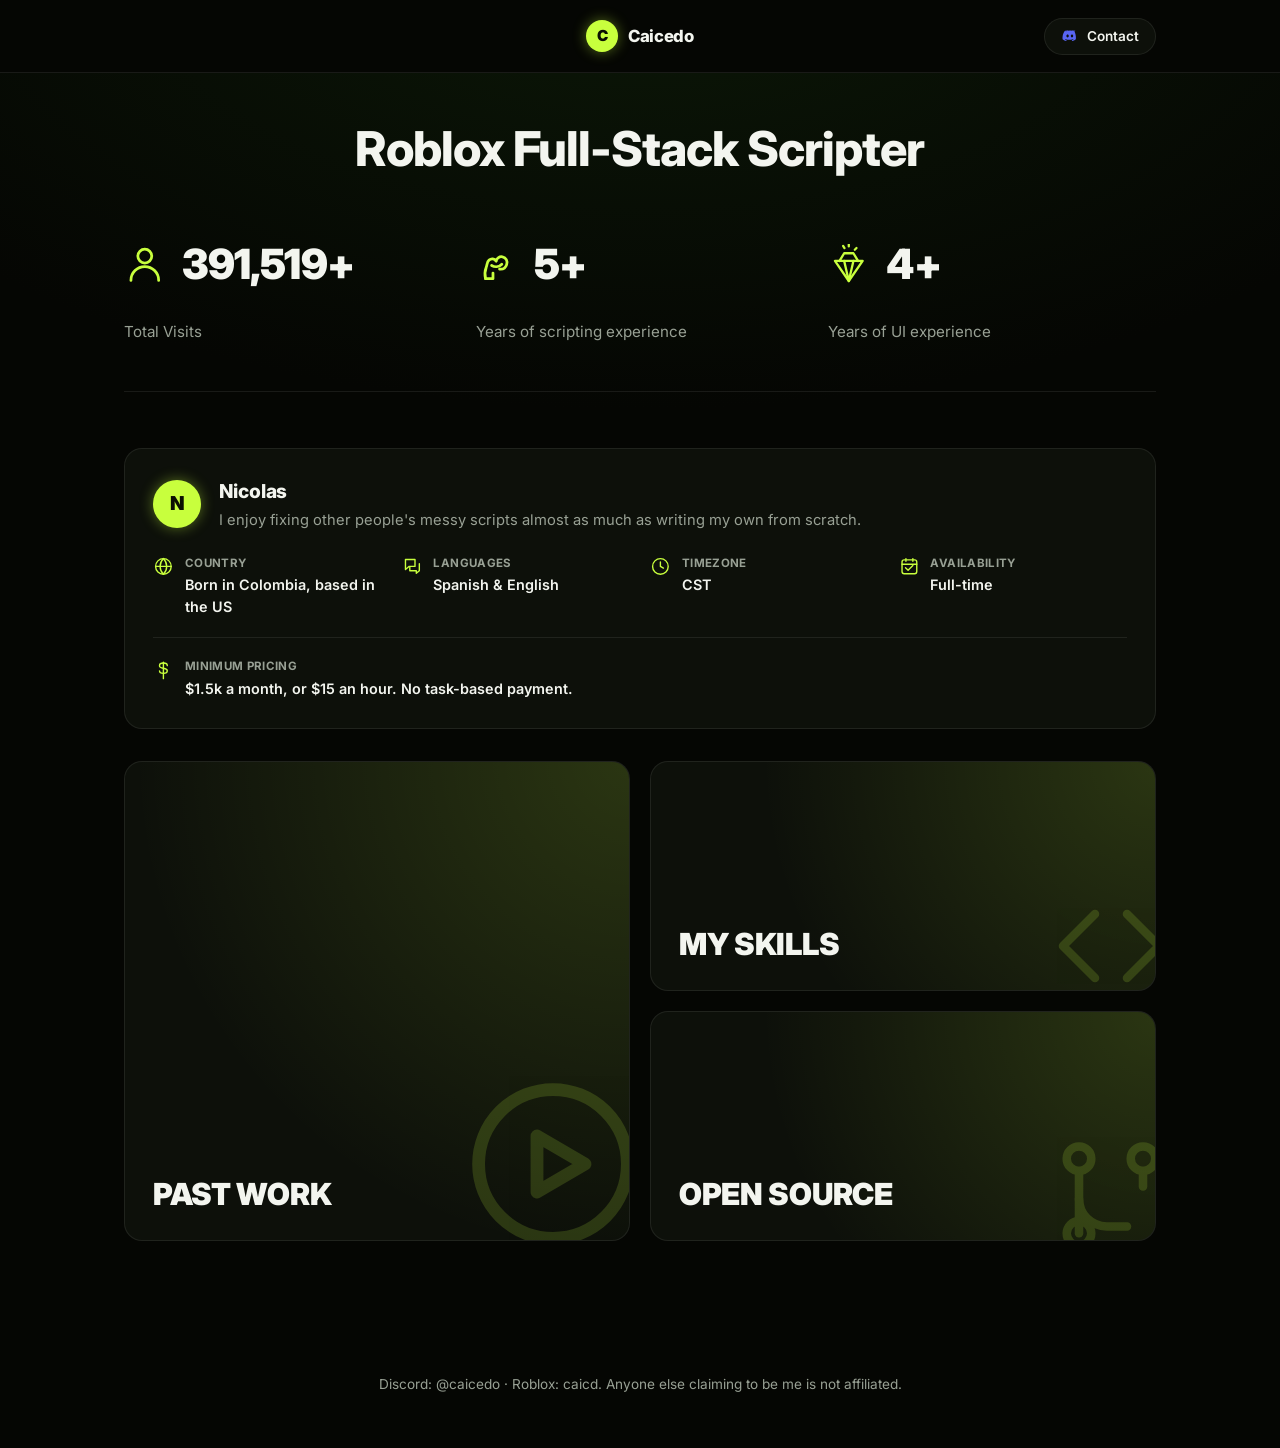
<file: index.html>
<!DOCTYPE html>
<html lang="en">
<head>
<meta charset="UTF-8" />
<meta name="viewport" content="width=device-width, initial-scale=1.0" />
<title>Caicedo, Full-Stack Roblox Systems Engineer</title>
<meta name="description" content="Portfolio of a Full-Stack Roblox Systems Engineer, with scripting, UI/UX, and open-source roblox-ts systems." />
<link rel="preconnect" href="https://fonts.googleapis.com" />
<link rel="preconnect" href="https://fonts.gstatic.com" crossorigin />
<link href="https://fonts.googleapis.com/css2?family=Inter:wght@400;600;700;800;900&display=swap" rel="stylesheet" />
<link rel="stylesheet" href="css/style.css" />
</head>
<body>
<header class="topbar-wrap">
<div class="topbar">
	<span></span>
	<a href="index.html" class="topbar-brand">
		<span class="topbar-logo" aria-hidden="true">C</span>
		<span class="topbar-name">Caicedo</span>
	</a>
	<button class="discord-btn" data-discord="@caicedo" type="button">
		<svg viewBox="0 0 24 24" fill="currentColor" aria-hidden="true">
			<path d="M20 5.5c-1.4-.7-2.9-1.1-4.5-1.4l-.2.4c1.4.4 2.7 1 3.9 1.8-3.9-1.9-9.5-1.9-13.4 0 1.2-.8 2.5-1.4 3.9-1.8l-.2-.4C7.9 4.4 6.4 4.8 5 5.5 2.5 9.3 1.8 13 2.1 16.6c1.7 1.3 3.4 2 5 2.5l.6-1c-.9-.3-1.8-.8-2.6-1.3.2-.2.4-.3.7-.5 3.5 1.6 7.3 1.6 10.8 0 .2.2.4.3.7.5-.8.5-1.7 1-2.6 1.3l.6 1c1.6-.5 3.3-1.2 5-2.5.4-4.2-.6-7.9-2.3-11.1zM9 14.2c-.9 0-1.6-.9-1.6-1.9 0-1.1.7-1.9 1.6-1.9s1.6.9 1.6 1.9c0 1-.7 1.9-1.6 1.9zm6 0c-.9 0-1.6-.9-1.6-1.9 0-1.1.7-1.9 1.6-1.9s1.6.9 1.6 1.9c0 1-.7 1.9-1.6 1.9z" />
		</svg>
		<span>Contact</span>
		<span class="toast" role="status"></span>
	</button>
</div>
</header>

<main>
	<h1 class="hero-title">Roblox Full-Stack Scripter</h1>

	<section class="stats-row" aria-label="Stats">
		<div class="stat-box">
			<div class="stat-top">
				<span class="stat-icon" aria-hidden="true">
					<svg viewBox="0 0 24 24" fill="none" stroke="currentColor" stroke-width="1.6" stroke-linecap="round" stroke-linejoin="round">
						<circle cx="12" cy="7" r="4"></circle>
						<path d="M4 21c0-4.4 3.6-8 8-8s8 3.6 8 8"></path>
					</svg>
				</span>
				<span class="stat-number" data-target="400000" data-suffix="+">0+</span>
			</div>
			<p class="stat-subtitle">Total Visits</p>
		</div>

		<div class="stat-box">
			<div class="stat-top">
				<span class="stat-icon" aria-hidden="true">
					<svg viewBox="0 0 24 24" fill="none" stroke="currentColor" stroke-width="1.6" stroke-linecap="round" stroke-linejoin="round">
						<path d="M5.5 20c-.6-2.7-.4-4.6.4-6.6.6-1.6.4-3.1 1.6-4.1 1.3-1.1 3.2-.9 4.1.5"></path>
						<path d="M11.6 9.8c.4-1.7 2-2.8 3.7-2.4 2 .4 3.1 2.5 2.4 4.5-.6 1.8-2.3 2.8-4.1 2.6"></path>
						<path d="M9 12.4c1.7 1 4.2 1 5.9-.7"></path>
						<path d="M5.5 20h4.3v-3.2"></path>
					</svg>
				</span>
				<span class="stat-number" data-target="5" data-suffix="+">0+</span>
			</div>
			<p class="stat-subtitle">Years of scripting experience</p>
		</div>

		<div class="stat-box">
			<div class="stat-top">
				<span class="stat-icon" aria-hidden="true">
					<svg viewBox="0 0 24 27" fill="none" stroke="currentColor" stroke-width="1.5" stroke-linecap="round" stroke-linejoin="round">
						<path d="M6 11l3-5h6l3 5"></path>
						<path d="M3 11h18l-9 13z"></path>
						<path d="M9 11l3 13 3-13"></path>
						<path d="M12 0v1.6"></path>
						<path d="M8.3 1.2l.9 1.4"></path>
						<path d="M17 2.6l-1.1 1.1"></path>
					</svg>
				</span>
				<span class="stat-number" data-target="4" data-suffix="+">0+</span>
			</div>
			<p class="stat-subtitle">Years of UI experience</p>
		</div>
	</section>

	<section class="profile-card" aria-label="Profile">
		<div class="profile-top">
			<div class="profile-avatar" aria-hidden="true">N</div>
			<div class="profile-intro">
				<h2 class="profile-name">Nicolas</h2>
				<p class="profile-tagline">I enjoy fixing other people's messy scripts almost as much as writing my own from scratch.</p>
			</div>
		</div>

		<div class="profile-grid">
			<div class="profile-item">
				<span class="profile-icon" aria-hidden="true">
					<svg viewBox="0 0 24 24" fill="none" stroke="currentColor" stroke-width="1.6" stroke-linecap="round" stroke-linejoin="round">
						<circle cx="12" cy="12" r="9"></circle>
						<path d="M3 12h18"></path>
						<path d="M12 3c2.5 2.6 3.8 5.7 3.8 9s-1.3 6.4-3.8 9c-2.5-2.6-3.8-5.7-3.8-9s1.3-6.4 3.8-9z"></path>
					</svg>
				</span>
				<div>
					<p class="profile-label">Country</p>
					<p class="profile-value">Born in Colombia, based in the US</p>
				</div>
			</div>

			<div class="profile-item">
				<span class="profile-icon" aria-hidden="true">
					<svg viewBox="0 0 24 24" fill="none" stroke="currentColor" stroke-width="1.6" stroke-linecap="round" stroke-linejoin="round">
						<path d="M4 4h11v8H8l-4 3.5V4z"></path>
						<path d="M20 9v8l-3.5 3v-3H9v-4"></path>
					</svg>
				</span>
				<div>
					<p class="profile-label">Languages</p>
					<p class="profile-value">Spanish &amp; English</p>
				</div>
			</div>

			<div class="profile-item">
				<span class="profile-icon" aria-hidden="true">
					<svg viewBox="0 0 24 24" fill="none" stroke="currentColor" stroke-width="1.6" stroke-linecap="round" stroke-linejoin="round">
						<circle cx="12" cy="12" r="9"></circle>
						<path d="M12 7v5l3.5 2"></path>
					</svg>
				</span>
				<div>
					<p class="profile-label">Timezone</p>
					<p class="profile-value">CST</p>
				</div>
			</div>

			<div class="profile-item">
				<span class="profile-icon" aria-hidden="true">
					<svg viewBox="0 0 24 24" fill="none" stroke="currentColor" stroke-width="1.6" stroke-linecap="round" stroke-linejoin="round">
						<rect x="3.5" y="4.5" width="17" height="16" rx="2.5"></rect>
						<path d="M3.5 9.5h17"></path>
						<path d="M8 3v3M16 3v3"></path>
						<path d="M7.5 13.5l3 3 5.5-5.5"></path>
					</svg>
				</span>
				<div>
					<p class="profile-label">Availability</p>
					<p class="profile-value">Full-time</p>
				</div>
			</div>

			<div class="profile-item profile-item-wide">
				<span class="profile-icon" aria-hidden="true">
					<svg viewBox="0 0 24 24" fill="none" stroke="currentColor" stroke-width="1.6" stroke-linecap="round" stroke-linejoin="round">
						<path d="M12 2.5v19"></path>
						<path d="M16.5 6.5c0-1.7-2-3-4.5-3s-4.5 1.3-4.5 3 2 2.6 4.5 3 4.5 1.3 4.5 3-2 3-4.5 3-4.5-1.3-4.5-3"></path>
					</svg>
				</span>
				<div>
					<p class="profile-label">Minimum pricing</p>
					<p class="profile-value">$1.5k a month, or $15 an hour. No task-based payment.</p>
				</div>
			</div>
		</div>
	</section>

	<section class="bento" aria-label="Sections">
		<a href="past-work.html" class="bento-cell bento-left">
			<span class="bento-icon" aria-hidden="true">
				<svg viewBox="0 0 24 24" fill="none" stroke="currentColor" stroke-width="1.6" stroke-linecap="round" stroke-linejoin="round">
					<circle cx="12" cy="12" r="9.3"></circle>
					<path d="M10 8.5l6 3.5-6 3.5v-7z"></path>
				</svg>
			</span>
			<span class="bento-body"><span class="bento-title">Past Work</span></span>
		</a>
		<a href="skills.html" class="bento-cell bento-top-right">
			<span class="bento-icon" aria-hidden="true">
				<svg viewBox="0 0 24 24" fill="none" stroke="currentColor" stroke-width="1.6" stroke-linecap="round" stroke-linejoin="round">
					<path d="M9 6L3 12l6 6"></path>
					<path d="M15 6l6 6-6 6"></path>
				</svg>
			</span>
			<span class="bento-body"><span class="bento-title">My Skills</span></span>
		</a>
		<a href="open-source.html" class="bento-cell bento-bottom-right">
			<span class="bento-icon" aria-hidden="true">
				<svg viewBox="0 0 24 24" fill="none" stroke="currentColor" stroke-width="1.6" stroke-linecap="round" stroke-linejoin="round">
					<circle cx="6" cy="5" r="2.3"></circle>
					<circle cx="6" cy="19" r="2.3"></circle>
					<circle cx="18" cy="5" r="2.3"></circle>
					<path d="M6 7.3V19"></path>
					<path d="M6 12.5c0 2.9 2.3 5.2 5.2 5.2H15"></path>
					<path d="M18 7.3v2.9"></path>
				</svg>
			</span>
			<span class="bento-body"><span class="bento-title">Open Source</span></span>
		</a>
	</section>
</main>

<footer class="site-footer">
	<p>Discord: @caicedo · Roblox: caicd. Anyone else claiming to be me is not affiliated.</p>
</footer>

<script src="js/main.js"></script>
</body>
</html>
</file>
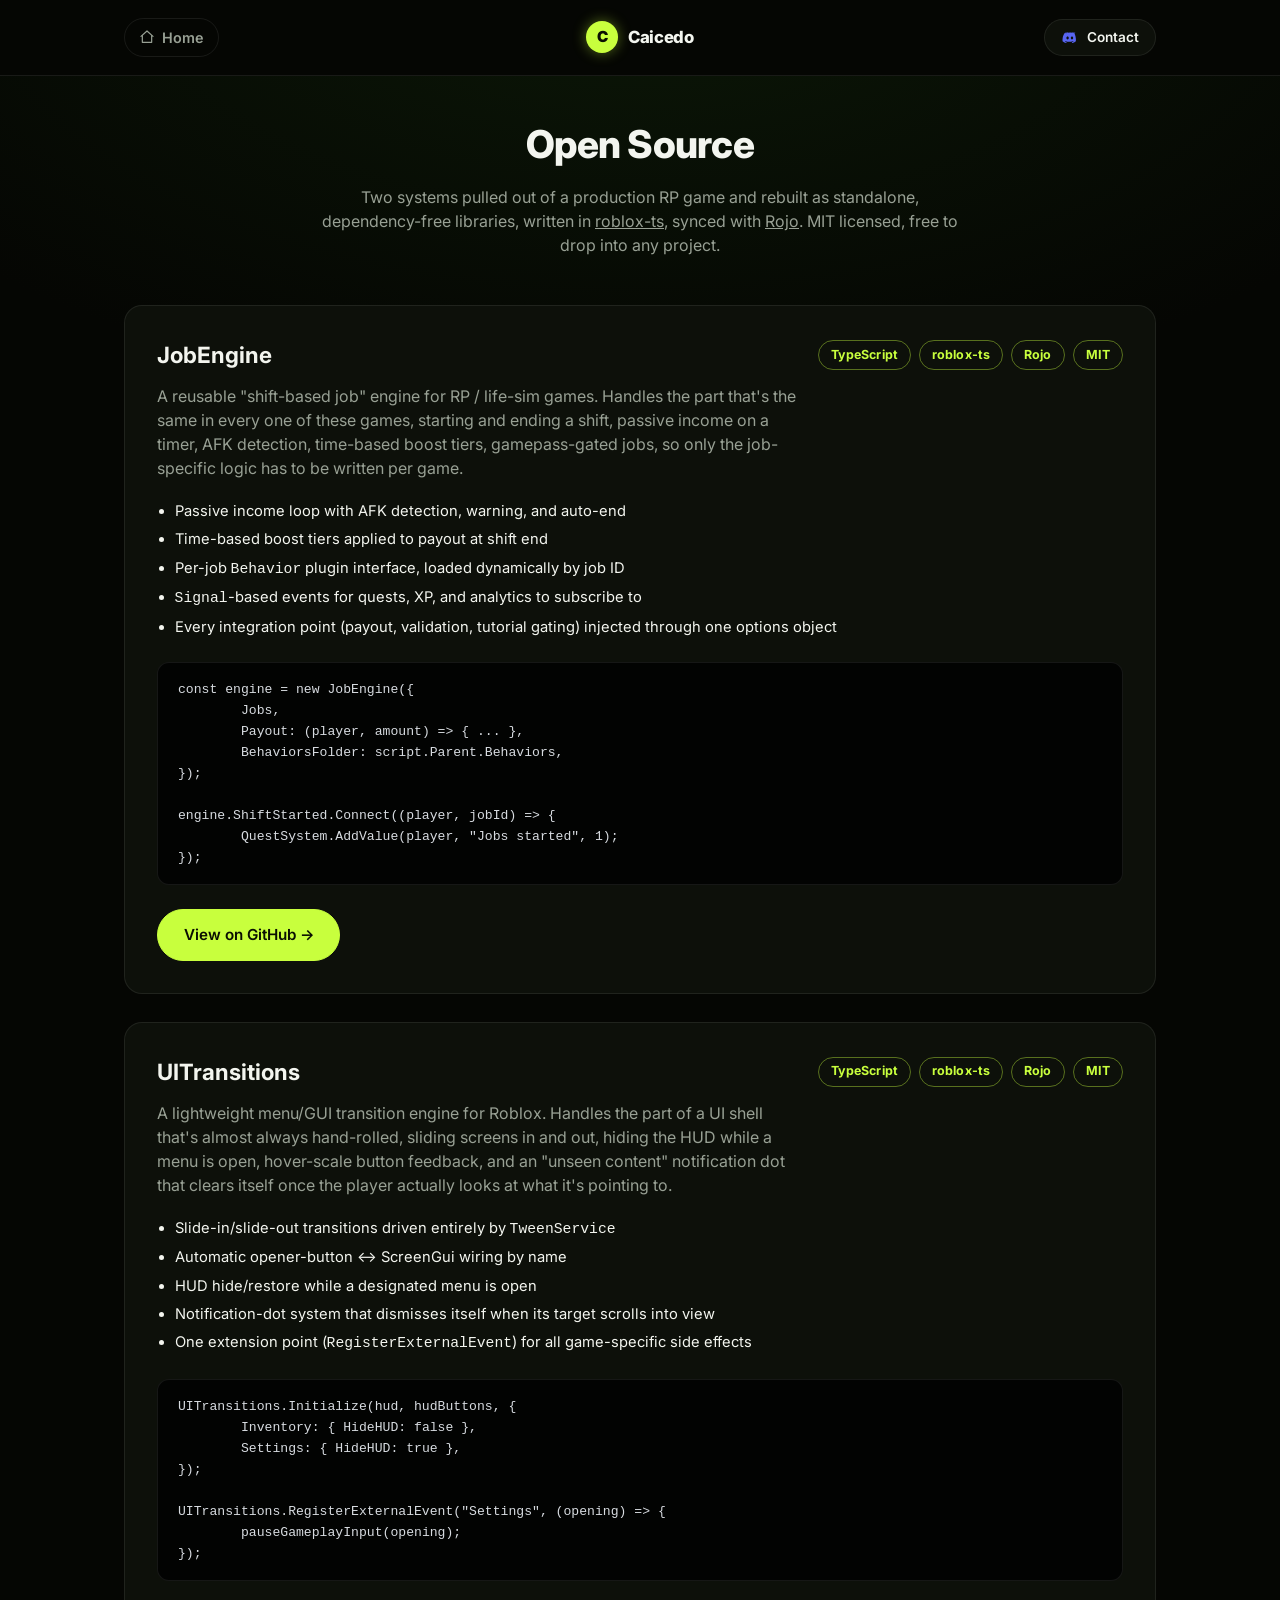
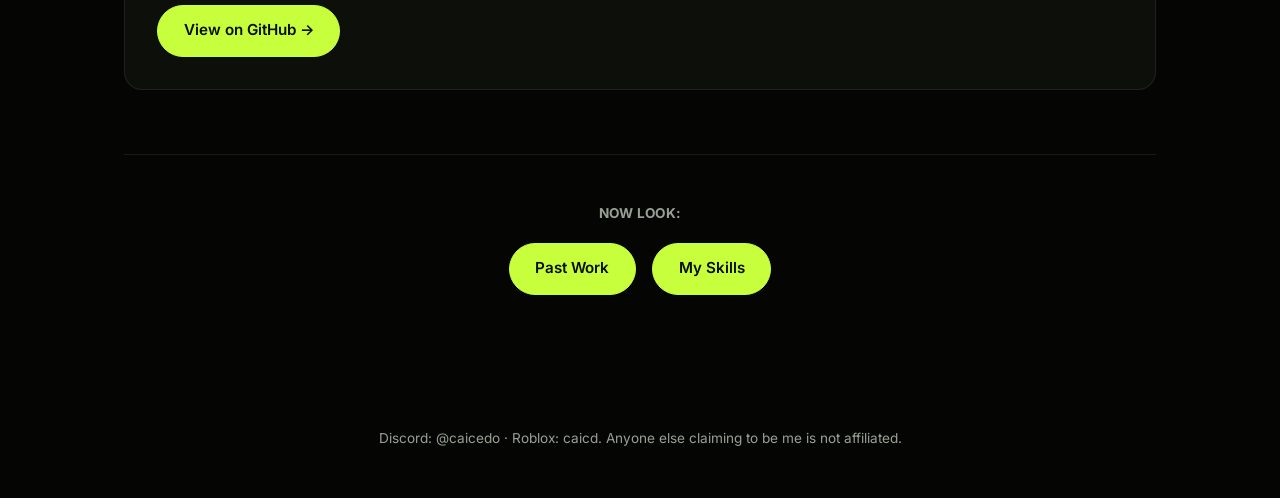
<file: open-source.html>
<!DOCTYPE html>
<html lang="en">
<head>
<meta charset="UTF-8" />
<meta name="viewport" content="width=device-width, initial-scale=1.0" />
<title>Open Source, Caicedo</title>
<meta name="description" content="Standalone TypeScript/Rojo systems extracted from production Roblox games, open-sourced on GitHub." />
<link rel="preconnect" href="https://fonts.googleapis.com" />
<link rel="preconnect" href="https://fonts.gstatic.com" crossorigin />
<link href="https://fonts.googleapis.com/css2?family=Inter:wght@400;600;700;800;900&display=swap" rel="stylesheet" />
<link rel="stylesheet" href="css/style.css" />
</head>
<body>
<header class="topbar-wrap">
<div class="topbar">
	<a href="index.html" class="topbar-home">
		<svg viewBox="0 0 24 24" fill="none" stroke="currentColor" stroke-width="1.8" stroke-linecap="round" stroke-linejoin="round">
			<path d="M3 11l9-8 9 8"></path>
			<path d="M5 10v10h14V10"></path>
		</svg>
		<span>Home</span>
	</a>
	<a href="index.html" class="topbar-brand">
		<span class="topbar-logo" aria-hidden="true">C</span>
		<span class="topbar-name">Caicedo</span>
	</a>
	<button class="discord-btn" data-discord="@caicedo" type="button">
		<svg viewBox="0 0 24 24" fill="currentColor" aria-hidden="true">
			<path d="M20 5.5c-1.4-.7-2.9-1.1-4.5-1.4l-.2.4c1.4.4 2.7 1 3.9 1.8-3.9-1.9-9.5-1.9-13.4 0 1.2-.8 2.5-1.4 3.9-1.8l-.2-.4C7.9 4.4 6.4 4.8 5 5.5 2.5 9.3 1.8 13 2.1 16.6c1.7 1.3 3.4 2 5 2.5l.6-1c-.9-.3-1.8-.8-2.6-1.3.2-.2.4-.3.7-.5 3.5 1.6 7.3 1.6 10.8 0 .2.2.4.3.7.5-.8.5-1.7 1-2.6 1.3l.6 1c1.6-.5 3.3-1.2 5-2.5.4-4.2-.6-7.9-2.3-11.1zM9 14.2c-.9 0-1.6-.9-1.6-1.9 0-1.1.7-1.9 1.6-1.9s1.6.9 1.6 1.9c0 1-.7 1.9-1.6 1.9zm6 0c-.9 0-1.6-.9-1.6-1.9 0-1.1.7-1.9 1.6-1.9s1.6.9 1.6 1.9c0 1-.7 1.9-1.6 1.9z" />
		</svg>
		<span>Contact</span>
		<span class="toast" role="status"></span>
	</button>
</div>
</header>

<main>
	<h1 class="page-title">Open Source</h1>
	<p class="page-intro">
		Two systems pulled out of a production RP game and rebuilt as standalone, dependency-free
		libraries, written in <a href="https://roblox-ts.com/" target="_blank" rel="noopener">roblox-ts</a>,
		synced with <a href="https://rojo.space/" target="_blank" rel="noopener">Rojo</a>. MIT licensed, free to drop into any project.
	</p>

	<article class="project-card">
		<div class="project-body">
			<div class="project-head">
				<h2>JobEngine</h2>
				<div class="project-tags">
					<span class="tag">TypeScript</span>
					<span class="tag">roblox-ts</span>
					<span class="tag">Rojo</span>
					<span class="tag">MIT</span>
				</div>
			</div>
			<p class="project-desc">
				A reusable "shift-based job" engine for RP / life-sim games. Handles the part that's the same
				in every one of these games, starting and ending a shift, passive income on a timer, AFK
				detection, time-based boost tiers, gamepass-gated jobs, so only the job-specific logic has to
				be written per game.
			</p>
			<ul>
				<li>Passive income loop with AFK detection, warning, and auto-end</li>
				<li>Time-based boost tiers applied to payout at shift end</li>
				<li>Per-job <code>Behavior</code> plugin interface, loaded dynamically by job ID</li>
				<li><code>Signal</code>-based events for quests, XP, and analytics to subscribe to</li>
				<li>Every integration point (payout, validation, tutorial gating) injected through one options object</li>
			</ul>
			<div class="code-preview">
<pre>const engine = new JobEngine({
	Jobs,
	Payout: (player, amount) => { ... },
	BehaviorsFolder: script.Parent.Behaviors,
});

engine.ShiftStarted.Connect((player, jobId) => {
	QuestSystem.AddValue(player, "Jobs started", 1);
});</pre>
			</div>
			<a class="btn btn-accent" href="https://github.com/caicdo/job-engine" target="_blank" rel="noopener">View on GitHub →</a>
		</div>
	</article>

	<article class="project-card">
		<div class="project-body">
			<div class="project-head">
				<h2>UITransitions</h2>
				<div class="project-tags">
					<span class="tag">TypeScript</span>
					<span class="tag">roblox-ts</span>
					<span class="tag">Rojo</span>
					<span class="tag">MIT</span>
				</div>
			</div>
			<p class="project-desc">
				A lightweight menu/GUI transition engine for Roblox. Handles the part of a UI shell that's
				almost always hand-rolled, sliding screens in and out, hiding the HUD while a menu is open,
				hover-scale button feedback, and an "unseen content" notification dot that clears itself once
				the player actually looks at what it's pointing to.
			</p>
			<ul>
				<li>Slide-in/slide-out transitions driven entirely by <code>TweenService</code></li>
				<li>Automatic opener-button ↔ ScreenGui wiring by name</li>
				<li>HUD hide/restore while a designated menu is open</li>
				<li>Notification-dot system that dismisses itself when its target scrolls into view</li>
				<li>One extension point (<code>RegisterExternalEvent</code>) for all game-specific side effects</li>
			</ul>
			<div class="code-preview">
<pre>UITransitions.Initialize(hud, hudButtons, {
	Inventory: { HideHUD: false },
	Settings: { HideHUD: true },
});

UITransitions.RegisterExternalEvent("Settings", (opening) => {
	pauseGameplayInput(opening);
});</pre>
			</div>
			<a class="btn btn-accent" href="https://github.com/caicdo/ui-transitions" target="_blank" rel="noopener">View on GitHub →</a>
		</div>
	</article>

	<section class="now-look">
		<p>Now look:</p>
		<div class="btn-row">
			<a class="btn btn-accent" href="past-work.html">Past Work</a>
			<a class="btn btn-accent" href="skills.html">My Skills</a>
		</div>
	</section>
</main>

<footer class="site-footer">
	<p>Discord: @caicedo · Roblox: caicd. Anyone else claiming to be me is not affiliated.</p>
</footer>

<script src="js/main.js"></script>
</body>
</html>
</file>
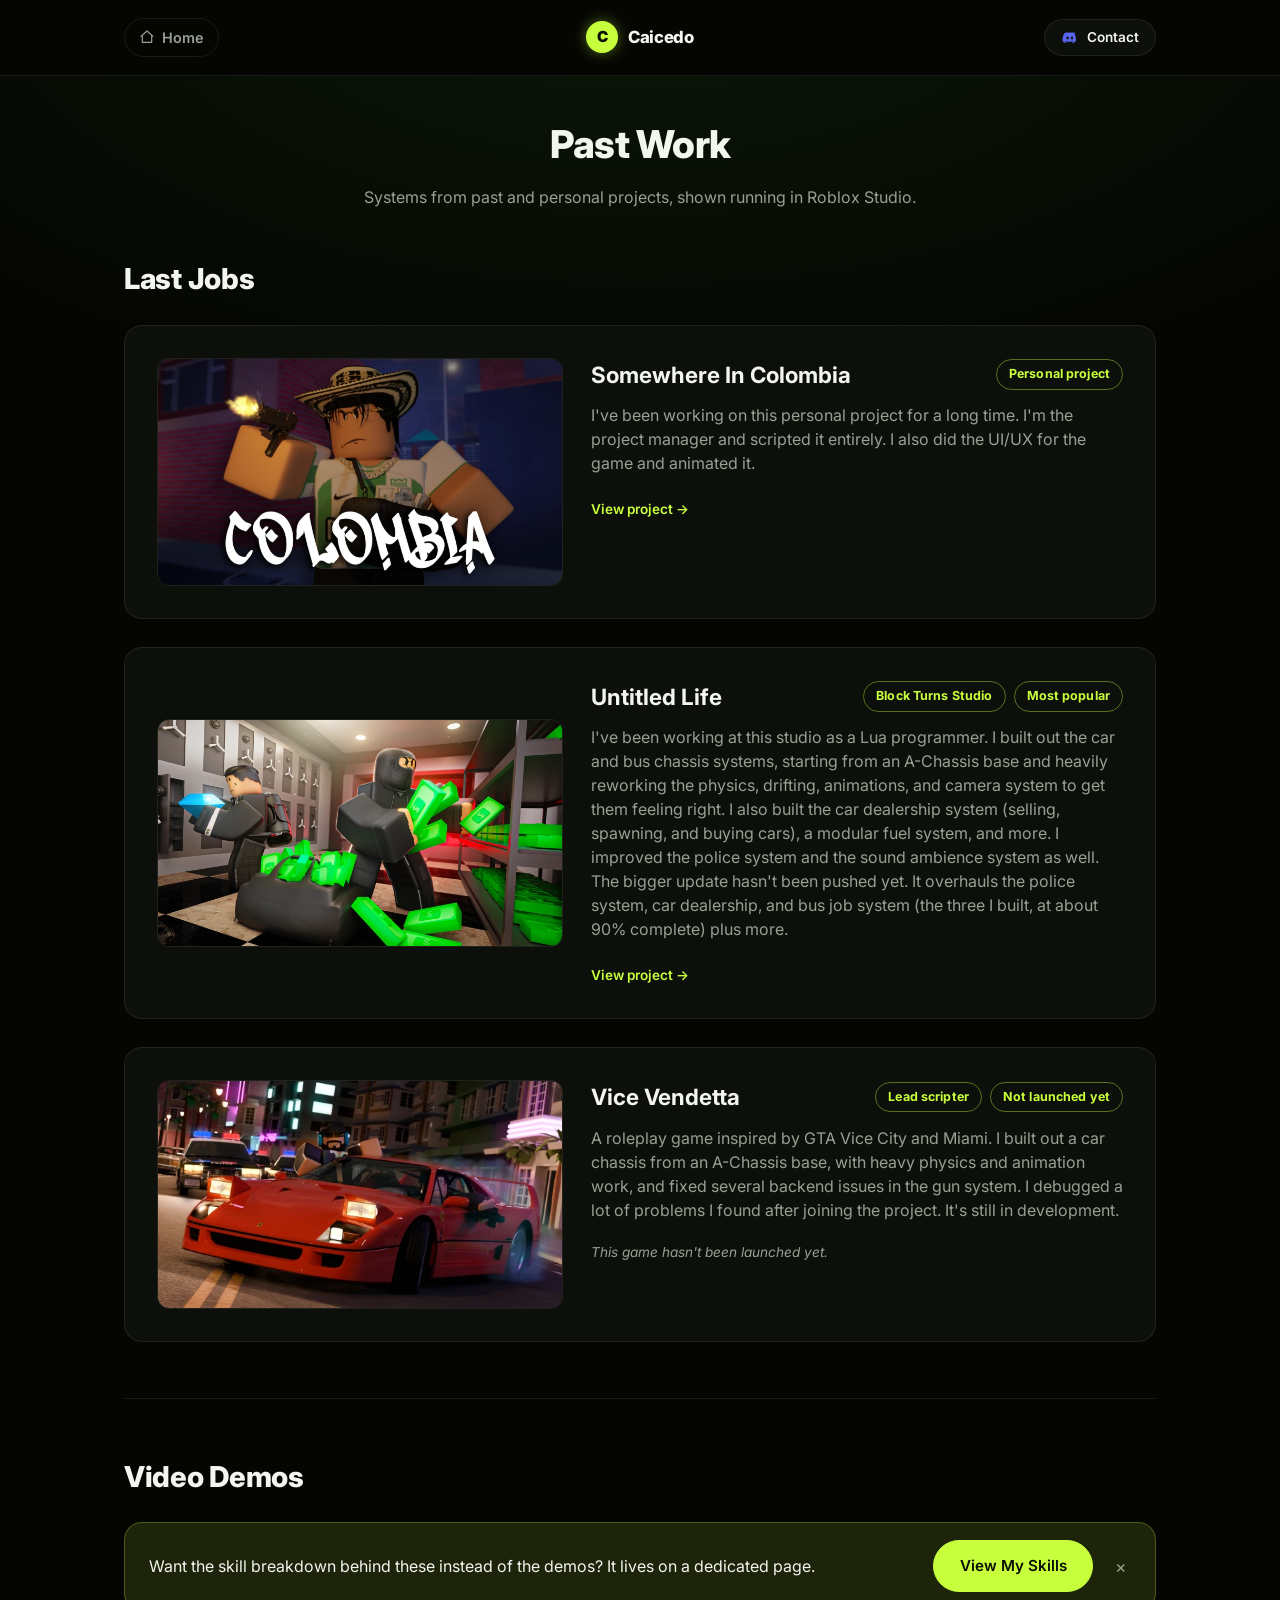
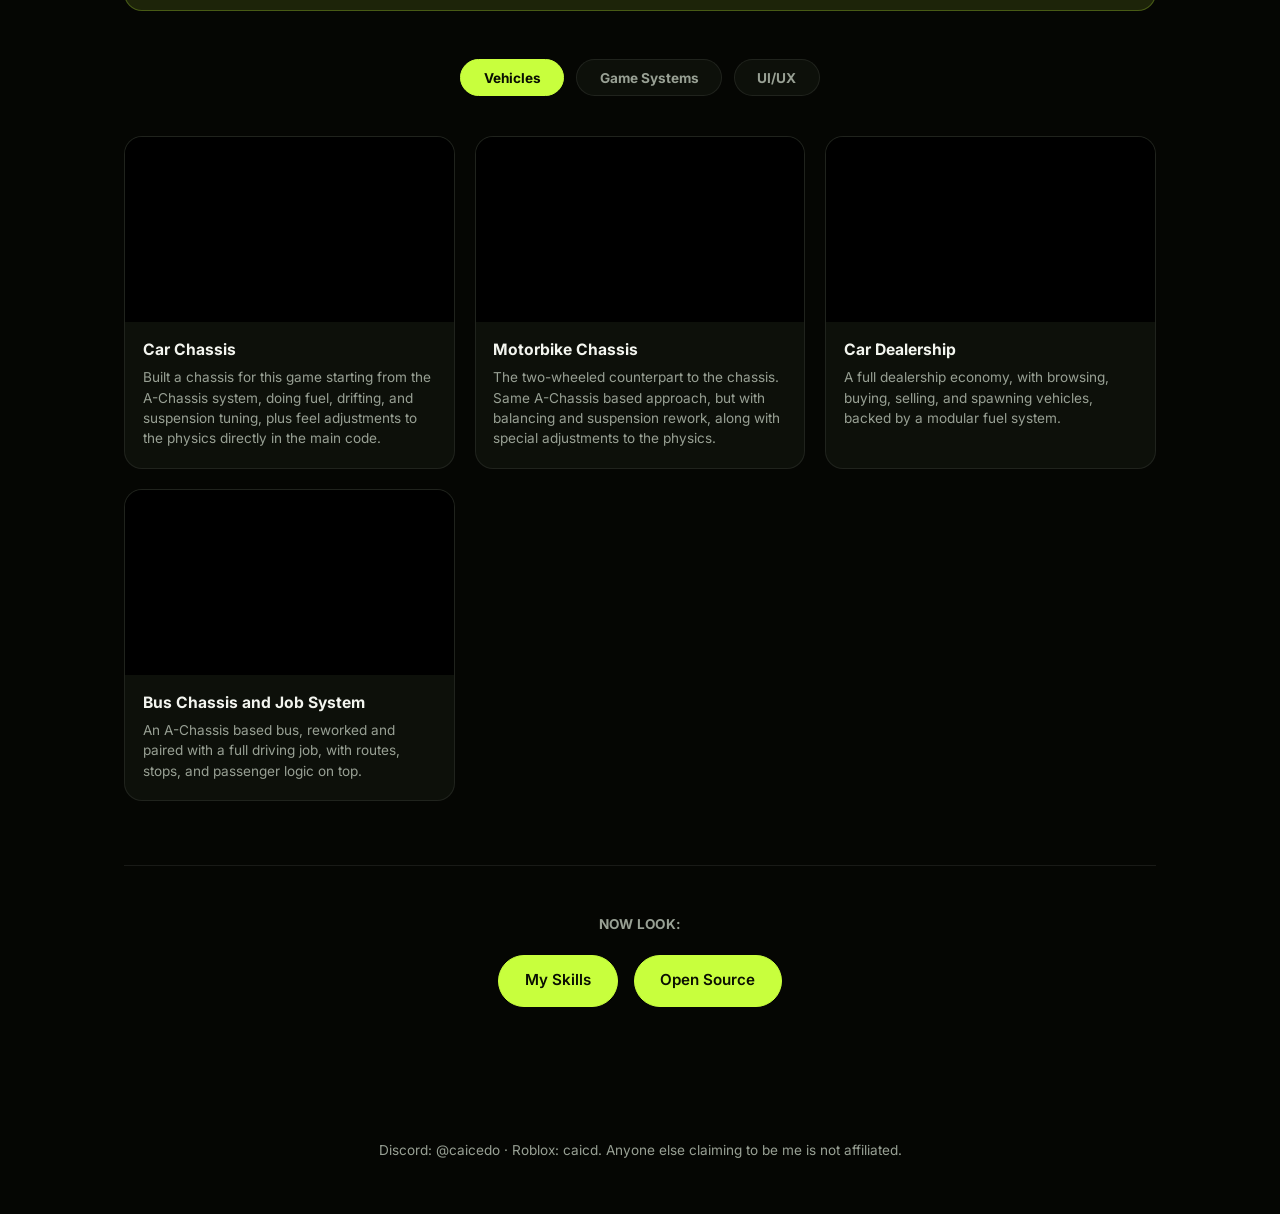
<file: past-work.html>
<!DOCTYPE html>
<html lang="en">
<head>
<meta charset="UTF-8" />
<meta name="viewport" content="width=device-width, initial-scale=1.0" />
<title>Past Work, Caicedo</title>
<meta name="description" content="Roblox systems built and shown in action: robbery, gear, tutorials, gangs, NPCs, and more." />
<link rel="preconnect" href="https://fonts.googleapis.com" />
<link rel="preconnect" href="https://fonts.gstatic.com" crossorigin />
<link href="https://fonts.googleapis.com/css2?family=Inter:wght@400;600;700;800;900&display=swap" rel="stylesheet" />
<link rel="stylesheet" href="css/style.css" />
</head>
<body>
<header class="topbar-wrap">
<div class="topbar">
	<a href="index.html" class="topbar-home">
		<svg viewBox="0 0 24 24" fill="none" stroke="currentColor" stroke-width="1.8" stroke-linecap="round" stroke-linejoin="round">
			<path d="M3 11l9-8 9 8"></path>
			<path d="M5 10v10h14V10"></path>
		</svg>
		<span>Home</span>
	</a>
	<a href="index.html" class="topbar-brand">
		<span class="topbar-logo" aria-hidden="true">C</span>
		<span class="topbar-name">Caicedo</span>
	</a>
	<button class="discord-btn" data-discord="@caicedo" type="button">
		<svg viewBox="0 0 24 24" fill="currentColor" aria-hidden="true">
			<path d="M20 5.5c-1.4-.7-2.9-1.1-4.5-1.4l-.2.4c1.4.4 2.7 1 3.9 1.8-3.9-1.9-9.5-1.9-13.4 0 1.2-.8 2.5-1.4 3.9-1.8l-.2-.4C7.9 4.4 6.4 4.8 5 5.5 2.5 9.3 1.8 13 2.1 16.6c1.7 1.3 3.4 2 5 2.5l.6-1c-.9-.3-1.8-.8-2.6-1.3.2-.2.4-.3.7-.5 3.5 1.6 7.3 1.6 10.8 0 .2.2.4.3.7.5-.8.5-1.7 1-2.6 1.3l.6 1c1.6-.5 3.3-1.2 5-2.5.4-4.2-.6-7.9-2.3-11.1zM9 14.2c-.9 0-1.6-.9-1.6-1.9 0-1.1.7-1.9 1.6-1.9s1.6.9 1.6 1.9c0 1-.7 1.9-1.6 1.9zm6 0c-.9 0-1.6-.9-1.6-1.9 0-1.1.7-1.9 1.6-1.9s1.6.9 1.6 1.9c0 1-.7 1.9-1.6 1.9z" />
		</svg>
		<span>Contact</span>
		<span class="toast" role="status"></span>
	</button>
</div>
</header>

<main>
	<h1 class="page-title">Past Work</h1>
	<p class="page-intro">Systems from past and personal projects, shown running in Roblox Studio.</p>

	<section aria-label="Last jobs">
		<h2 class="section-title">Last Jobs</h2>
		<div class="job-list">
			<article class="project-card">
				<img class="project-media" src="assets/somewhere-in-colombia.webp" alt="Somewhere In Colombia" />
				<div class="project-body">
					<div class="project-head">
						<h3>Somewhere In Colombia</h3>
						<div class="project-tags">
							<span class="tag">Personal project</span>
						</div>
					</div>
					<p class="project-desc">
						I've been working on this personal project for a long time. I'm the project manager and
						scripted it entirely. I also did the UI/UX for the game and animated it.
					</p>
					<a class="job-link" href="https://www.roblox.com/games/121022275652498/Somewhere-in-Colombia" target="_blank" rel="noopener">View project →</a>
				</div>
			</article>

			<article class="project-card">
				<img class="project-media" src="assets/untitled-life.webp" alt="Untitled Life" />
				<div class="project-body">
					<div class="project-head">
						<h3>Untitled Life</h3>
						<div class="project-tags">
							<span class="tag">Block Turns Studio</span>
							<span class="tag">Most popular</span>
						</div>
					</div>
					<p class="project-desc">
						I've been working at this studio as a Lua programmer. I built out the car and bus chassis
						systems, starting from an A-Chassis base and heavily reworking the physics, drifting,
						animations, and camera system to get them feeling right. I also built the car dealership
						system (selling, spawning, and buying cars), a modular fuel system, and more. I improved
						the police system and the sound ambience system as well. The bigger update hasn't been
						pushed yet. It overhauls the police system, car dealership, and bus job system (the three
						I built, at about 90% complete) plus more.
					</p>
					<a class="job-link" href="https://www.roblox.com/games/16087306068/Untitled-Life" target="_blank" rel="noopener">View project →</a>
				</div>
			</article>

			<article class="project-card">
				<img class="project-media" src="assets/vice-vendetta.webp" alt="Vice Vendetta" />
				<div class="project-body">
					<div class="project-head">
						<h3>Vice Vendetta</h3>
						<div class="project-tags">
							<span class="tag">Lead scripter</span>
							<span class="tag">Not launched yet</span>
						</div>
					</div>
					<p class="project-desc">
						A roleplay game inspired by GTA Vice City and Miami. I built out a car chassis from an
						A-Chassis base, with heavy physics and animation work, and fixed several backend issues in
						the gun system. I debugged a lot of problems I found after joining the project. It's
						still in development.
					</p>
					<p class="job-disclaimer">This game hasn't been launched yet.</p>
				</div>
			</article>
		</div>
	</section>

	<hr class="section-divider" />

	<h2 class="section-title">Video Demos</h2>

	<section class="disclaimer" data-disclaimer>
		<p>Want the skill breakdown behind these instead of the demos? It lives on a dedicated page.</p>
		<div class="disclaimer-actions">
			<a class="btn btn-accent" href="skills.html">View My Skills</a>
			<button class="disclaimer-close" type="button" aria-label="Dismiss">&times;</button>
		</div>
	</section>

	<div class="filter-row" role="tablist" aria-label="Video categories">
		<button class="filter-btn" type="button" data-filter="vehicles">Vehicles</button>
		<button class="filter-btn" type="button" data-filter="game-systems">Game Systems</button>
		<button class="filter-btn" type="button" data-filter="ui-ux">UI/UX</button>
	</div>

	<div class="video-compact-grid" data-video-grid>
		<article class="video-compact-card" data-category="vehicles">
			<div class="video-frame">
				<iframe src="https://www.youtube.com/embed/4kiujIvah9w" title="Car Chassis" loading="lazy" allow="accelerometer; autoplay; clipboard-write; encrypted-media; gyroscope; picture-in-picture" allowfullscreen></iframe>
			</div>
			<div class="video-compact-meta">
				<h3>Car Chassis</h3>
				<p>Built a chassis for this game starting from the A-Chassis system, doing fuel, drifting, and suspension tuning, plus feel adjustments to the physics directly in the main code.</p>
			</div>
		</article>

		<article class="video-compact-card" data-category="vehicles">
			<div class="video-frame">
				<iframe src="https://www.youtube.com/embed/U4mpatuD_hY" title="Motorbike Chassis" loading="lazy" allow="accelerometer; autoplay; clipboard-write; encrypted-media; gyroscope; picture-in-picture" allowfullscreen></iframe>
			</div>
			<div class="video-compact-meta">
				<h3>Motorbike Chassis</h3>
				<p>The two-wheeled counterpart to the chassis. Same A-Chassis based approach, but with balancing and suspension rework, along with special adjustments to the physics.</p>
			</div>
		</article>

		<article class="video-compact-card" data-category="vehicles">
			<div class="video-frame">
				<iframe src="https://www.youtube.com/embed/N8muzUoo5Ys" title="Car Dealership" loading="lazy" allow="accelerometer; autoplay; clipboard-write; encrypted-media; gyroscope; picture-in-picture" allowfullscreen></iframe>
			</div>
			<div class="video-compact-meta">
				<h3>Car Dealership</h3>
				<p>A full dealership economy, with browsing, buying, selling, and spawning vehicles, backed by a modular fuel system.</p>
			</div>
		</article>

		<article class="video-compact-card" data-category="vehicles">
			<div class="video-frame">
				<iframe src="https://www.youtube.com/embed/7topEPmKbDc" title="Bus Chassis and Job System" loading="lazy" allow="accelerometer; autoplay; clipboard-write; encrypted-media; gyroscope; picture-in-picture" allowfullscreen></iframe>
			</div>
			<div class="video-compact-meta">
				<h3>Bus Chassis and Job System</h3>
				<p>An A-Chassis based bus, reworked and paired with a full driving job, with routes, stops, and passenger logic on top.</p>
			</div>
		</article>

		<article class="video-compact-card" data-category="ui-ux">
			<div class="video-frame">
				<iframe src="https://www.youtube.com/embed/QK6tyOn498U" title="UI Framework Example" loading="lazy" allow="accelerometer; autoplay; clipboard-write; encrypted-media; gyroscope; picture-in-picture" allowfullscreen></iframe>
			</div>
			<div class="video-compact-meta">
				<h3>UI Framework Example</h3>
				<p>UITransitions running in an actual shipped game, the same framework listed in my open source code, shown here doing real work instead of a demo scene.</p>
				<a class="job-link" href="open-source.html">Go to open source code →</a>
			</div>
		</article>

		<article class="video-compact-card" data-category="game-systems">
			<div class="video-frame">
				<iframe src="https://www.youtube.com/embed/3FgHvufSLbM" title="Job Framework Example" loading="lazy" allow="accelerometer; autoplay; clipboard-write; encrypted-media; gyroscope; picture-in-picture" allowfullscreen></iframe>
			</div>
			<div class="video-compact-meta">
				<h3>Job Framework Example</h3>
				<p>JobEngine running in an actual shipped game, the same framework listed in my open source code, shown here doing real work instead of a demo scene.</p>
				<a class="job-link" href="open-source.html">Go to open source code →</a>
			</div>
		</article>

		<article class="video-compact-card" data-category="game-systems">
			<div class="video-frame">
				<iframe src="https://www.youtube.com/embed/UGg2M_2_SWQ" title="ATM Robbery" loading="lazy" allow="accelerometer; autoplay; clipboard-write; encrypted-media; gyroscope; picture-in-picture" allowfullscreen></iframe>
			</div>
			<div class="video-compact-meta">
				<h3>ATM Robbery</h3>
				<p>A timed ATM heist with a police response window.</p>
			</div>
		</article>

		<article class="video-compact-card" data-category="game-systems">
			<div class="video-frame">
				<iframe src="https://www.youtube.com/embed/QeyX4ZWOiBg" title="Store Robbery" loading="lazy" allow="accelerometer; autoplay; clipboard-write; encrypted-media; gyroscope; picture-in-picture" allowfullscreen></iframe>
			</div>
			<div class="video-compact-meta">
				<h3>Store Robbery</h3>
				<p>A timed store-robbery heist with alarms, cash registers, and a police response window.</p>
			</div>
		</article>

		<article class="video-compact-card" data-category="game-systems">
			<div class="video-frame">
				<iframe src="https://www.youtube.com/embed/FtdCF8GJftU" title="Quest System" loading="lazy" allow="accelerometer; autoplay; clipboard-write; encrypted-media; gyroscope; picture-in-picture" allowfullscreen></iframe>
			</div>
			<div class="video-compact-meta">
				<h3>Quest System</h3>
				<p>A quest system with objectives, tracked progress, and rewards on completion.</p>
			</div>
		</article>

		<article class="video-compact-card" data-category="game-systems">
			<div class="video-frame">
				<iframe src="https://www.youtube.com/embed/yk125_kfnQE" title="Tutorial" loading="lazy" allow="accelerometer; autoplay; clipboard-write; encrypted-media; gyroscope; picture-in-picture" allowfullscreen></iframe>
			</div>
			<div class="video-compact-meta">
				<h3>Tutorial</h3>
				<p>A guided first-time tutorial that walks new players through the game's core mechanics.</p>
			</div>
		</article>

		<article class="video-compact-card" data-category="game-systems">
			<div class="video-frame">
				<iframe src="https://www.youtube.com/embed/iuQWuD67LA0" title="Modular Shop System" loading="lazy" allow="accelerometer; autoplay; clipboard-write; encrypted-media; gyroscope; picture-in-picture" allowfullscreen></iframe>
			</div>
			<div class="video-compact-meta">
				<h3>Modular Shop System</h3>
				<p>A reusable shop system that drives any in-game store off the same underlying module.</p>
			</div>
		</article>

		<article class="video-compact-card" data-category="game-systems">
			<div class="video-frame">
				<iframe src="https://www.youtube.com/embed/raUpDA0O4lY" title="Lockpicking System" loading="lazy" allow="accelerometer; autoplay; clipboard-write; encrypted-media; gyroscope; picture-in-picture" allowfullscreen></iframe>
			</div>
			<div class="video-compact-meta">
				<h3>Lockpicking System</h3>
				<p>A skill-based lockpicking minigame used for break-ins and side content.</p>
			</div>
		</article>

		<article class="video-compact-card" data-category="game-systems">
			<div class="video-frame">
				<iframe src="https://www.youtube.com/embed/ysN8Z3UXjmQ" title="Auto Gear System" loading="lazy" allow="accelerometer; autoplay; clipboard-write; encrypted-media; gyroscope; picture-in-picture" allowfullscreen></iframe>
			</div>
			<div class="video-compact-meta">
				<h3>Auto Gear System</h3>
				<p>Automatically equips the right tools and gear for whatever job or role a player is in.</p>
			</div>
		</article>

		<article class="video-compact-card" data-category="ui-ux">
			<div class="video-frame">
				<iframe src="https://www.youtube.com/embed/lRsYwJXvZSE" title="Graphic Settings" loading="lazy" allow="accelerometer; autoplay; clipboard-write; encrypted-media; gyroscope; picture-in-picture" allowfullscreen></iframe>
			</div>
			<div class="video-compact-meta">
				<h3>Graphic Settings</h3>
				<p>An in-game settings menu for adjusting graphics quality, saved per player.</p>
			</div>
		</article>

		<article class="video-compact-card" data-category="game-systems">
			<div class="video-frame">
				<iframe src="https://www.youtube.com/embed/L8MRb8BDSy8" title="Rank Changer (JavaScript)" loading="lazy" allow="accelerometer; autoplay; clipboard-write; encrypted-media; gyroscope; picture-in-picture" allowfullscreen></iframe>
			</div>
			<div class="video-compact-meta">
				<h3>Rank Changer (JavaScript)</h3>
				<p>A web dashboard that talks to the game over HTTP service to change a player's in-game rank.</p>
			</div>
		</article>

		<article class="video-compact-card" data-category="ui-ux">
			<div class="video-frame">
				<iframe src="https://www.youtube.com/embed/0EcpPELr9kU" title="iPhone for Roleplay" loading="lazy" allow="accelerometer; autoplay; clipboard-write; encrypted-media; gyroscope; picture-in-picture" allowfullscreen></iframe>
			</div>
			<div class="video-compact-meta">
				<h3>iPhone for Roleplay</h3>
				<p>A fully interactive in-game phone UI for roleplay servers, with banking, apps, and more.</p>
			</div>
		</article>

		<article class="video-compact-card" data-category="game-systems">
			<div class="video-frame">
				<iframe src="https://www.youtube.com/embed/PeZOTy1O3Cw" title="Mod System" loading="lazy" allow="accelerometer; autoplay; clipboard-write; encrypted-media; gyroscope; picture-in-picture" allowfullscreen></iframe>
			</div>
			<div class="video-compact-meta">
				<h3>Mod System</h3>
				<p>A mod-caller system for roleplay games. It calls in staff even when they're not currently in the game, letting them connect and teleport to the player asking for help.</p>
			</div>
		</article>

		<article class="video-compact-card" data-category="game-systems">
			<div class="video-frame">
				<iframe src="https://www.youtube.com/embed/UOgTF0d2jdc" title="Gang System" loading="lazy" allow="accelerometer; autoplay; clipboard-write; encrypted-media; gyroscope; picture-in-picture" allowfullscreen></iframe>
			</div>
			<div class="video-compact-meta">
				<h3>Gang System</h3>
				<p>Ranks and rewards for player-run gangs, with a full management UI.</p>
			</div>
		</article>

		<article class="video-compact-card" data-category="ui-ux">
			<div class="video-frame">
				<iframe src="https://www.youtube.com/embed/p4WkuTiBzKs" title="Character Customization" loading="lazy" allow="accelerometer; autoplay; clipboard-write; encrypted-media; gyroscope; picture-in-picture" allowfullscreen></iframe>
			</div>
			<div class="video-compact-meta">
				<h3>Character Customization</h3>
				<p>A private fitting-room style menu for gear, hats, and outfit changes.</p>
			</div>
		</article>

		<article class="video-compact-card" data-category="game-systems">
			<div class="video-frame">
				<iframe src="https://www.youtube.com/embed/x0P0075jOwk" title="NPCs (AI)" loading="lazy" allow="accelerometer; autoplay; clipboard-write; encrypted-media; gyroscope; picture-in-picture" allowfullscreen></iframe>
			</div>
			<div class="video-compact-meta">
				<h3>NPCs (AI)</h3>
				<p>NPCs with pathfinding and basic decision-making for a livelier open world.</p>
			</div>
		</article>
	</div>

	<section class="now-look">
		<p>Now look:</p>
		<div class="btn-row">
			<a class="btn btn-accent" href="skills.html">My Skills</a>
			<a class="btn btn-accent" href="open-source.html">Open Source</a>
		</div>
	</section>
</main>

<footer class="site-footer">
	<p>Discord: @caicedo · Roblox: caicd. Anyone else claiming to be me is not affiliated.</p>
</footer>

<script src="js/main.js"></script>
</body>
</html>
</file>
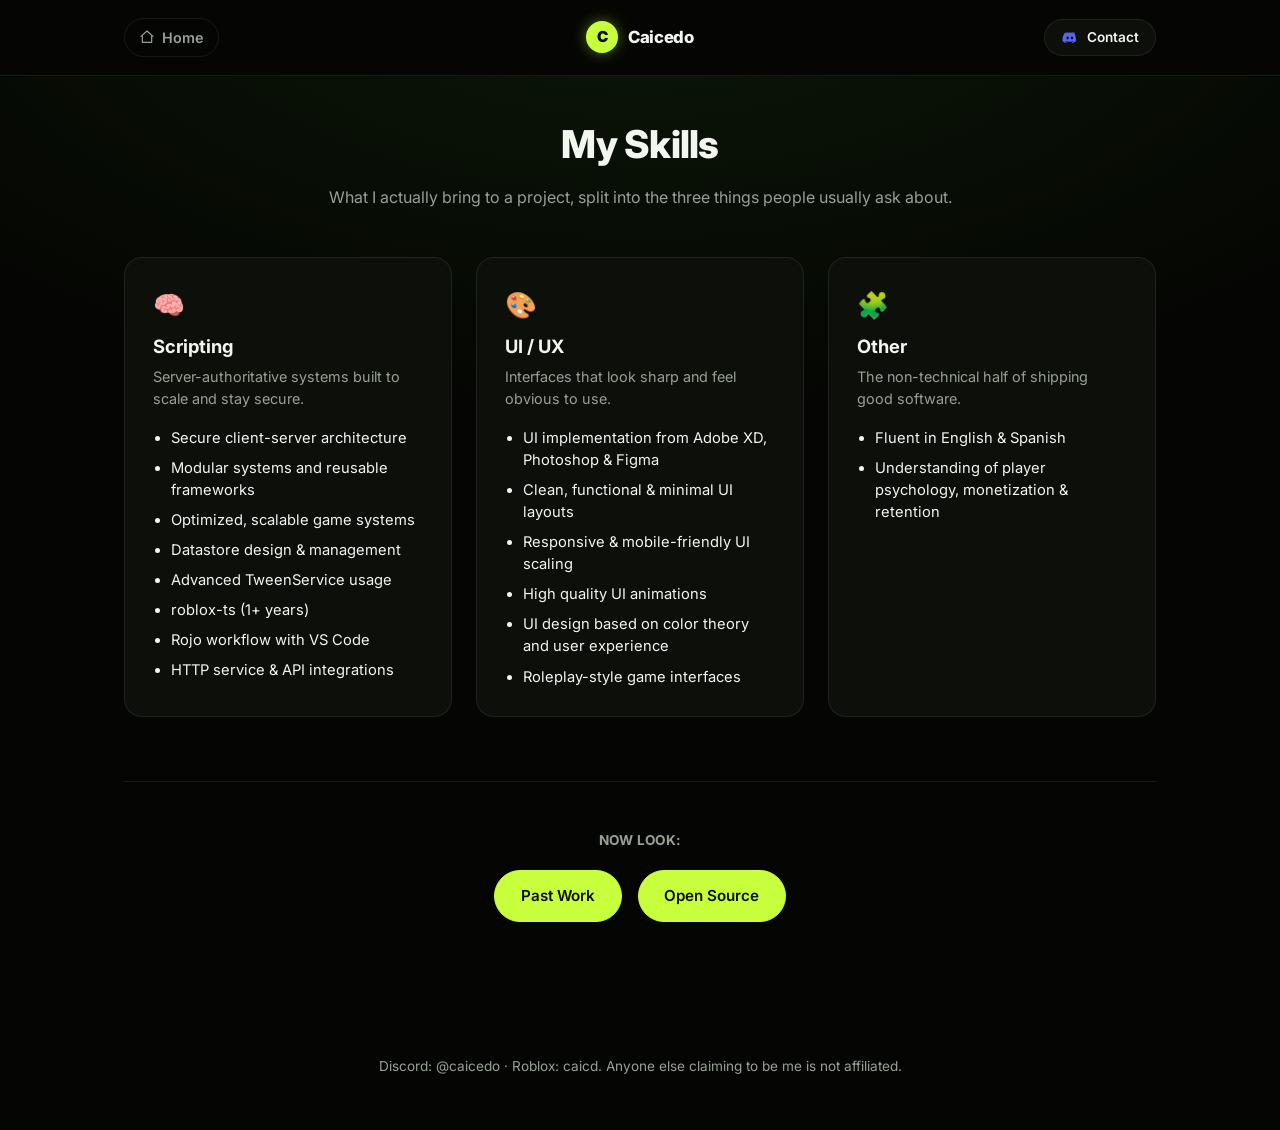
<file: skills.html>
<!DOCTYPE html>
<html lang="en">
<head>
<meta charset="UTF-8" />
<meta name="viewport" content="width=device-width, initial-scale=1.0" />
<title>My Skills, Caicedo</title>
<meta name="description" content="Scripting, UI/UX, and soft skills of a Full-Stack Roblox Systems Engineer." />
<link rel="preconnect" href="https://fonts.googleapis.com" />
<link rel="preconnect" href="https://fonts.gstatic.com" crossorigin />
<link href="https://fonts.googleapis.com/css2?family=Inter:wght@400;600;700;800;900&display=swap" rel="stylesheet" />
<link rel="stylesheet" href="css/style.css" />
</head>
<body>
<header class="topbar-wrap">
<div class="topbar">
	<a href="index.html" class="topbar-home">
		<svg viewBox="0 0 24 24" fill="none" stroke="currentColor" stroke-width="1.8" stroke-linecap="round" stroke-linejoin="round">
			<path d="M3 11l9-8 9 8"></path>
			<path d="M5 10v10h14V10"></path>
		</svg>
		<span>Home</span>
	</a>
	<a href="index.html" class="topbar-brand">
		<span class="topbar-logo" aria-hidden="true">C</span>
		<span class="topbar-name">Caicedo</span>
	</a>
	<button class="discord-btn" data-discord="@caicedo" type="button">
		<svg viewBox="0 0 24 24" fill="currentColor" aria-hidden="true">
			<path d="M20 5.5c-1.4-.7-2.9-1.1-4.5-1.4l-.2.4c1.4.4 2.7 1 3.9 1.8-3.9-1.9-9.5-1.9-13.4 0 1.2-.8 2.5-1.4 3.9-1.8l-.2-.4C7.9 4.4 6.4 4.8 5 5.5 2.5 9.3 1.8 13 2.1 16.6c1.7 1.3 3.4 2 5 2.5l.6-1c-.9-.3-1.8-.8-2.6-1.3.2-.2.4-.3.7-.5 3.5 1.6 7.3 1.6 10.8 0 .2.2.4.3.7.5-.8.5-1.7 1-2.6 1.3l.6 1c1.6-.5 3.3-1.2 5-2.5.4-4.2-.6-7.9-2.3-11.1zM9 14.2c-.9 0-1.6-.9-1.6-1.9 0-1.1.7-1.9 1.6-1.9s1.6.9 1.6 1.9c0 1-.7 1.9-1.6 1.9zm6 0c-.9 0-1.6-.9-1.6-1.9 0-1.1.7-1.9 1.6-1.9s1.6.9 1.6 1.9c0 1-.7 1.9-1.6 1.9z" />
		</svg>
		<span>Contact</span>
		<span class="toast" role="status"></span>
	</button>
</div>
</header>

<main>
	<h1 class="page-title">My Skills</h1>
	<p class="page-intro">What I actually bring to a project, split into the three things people usually ask about.</p>

	<section class="skill-grid" aria-label="Skills">
		<article class="skill-card">
			<div class="skill-emoji" aria-hidden="true">🧠</div>
			<h2>Scripting</h2>
			<p class="skill-caption">Server-authoritative systems built to scale and stay secure.</p>
			<ul>
				<li>Secure client-server architecture</li>
				<li>Modular systems and reusable frameworks</li>
				<li>Optimized, scalable game systems</li>
				<li>Datastore design &amp; management</li>
				<li>Advanced TweenService usage</li>
				<li>roblox-ts (1+ years)</li>
				<li>Rojo workflow with VS Code</li>
				<li>HTTP service &amp; API integrations</li>
			</ul>
		</article>

		<article class="skill-card">
			<div class="skill-emoji" aria-hidden="true">🎨</div>
			<h2>UI / UX</h2>
			<p class="skill-caption">Interfaces that look sharp and feel obvious to use.</p>
			<ul>
				<li>UI implementation from Adobe XD, Photoshop &amp; Figma</li>
				<li>Clean, functional &amp; minimal UI layouts</li>
				<li>Responsive &amp; mobile-friendly UI scaling</li>
				<li>High quality UI animations</li>
				<li>UI design based on color theory and user experience</li>
				<li>Roleplay-style game interfaces</li>
			</ul>
		</article>

		<article class="skill-card">
			<div class="skill-emoji" aria-hidden="true">🧩</div>
			<h2>Other</h2>
			<p class="skill-caption">The non-technical half of shipping good software.</p>
			<ul>
				<li>Fluent in English &amp; Spanish</li>
				<li>Understanding of player psychology, monetization &amp; retention</li>
			</ul>
		</article>
	</section>

	<section class="now-look">
		<p>Now look:</p>
		<div class="btn-row">
			<a class="btn btn-accent" href="past-work.html">Past Work</a>
			<a class="btn btn-accent" href="open-source.html">Open Source</a>
		</div>
	</section>
</main>

<footer class="site-footer">
	<p>Discord: @caicedo · Roblox: caicd. Anyone else claiming to be me is not affiliated.</p>
</footer>

<script src="js/main.js"></script>
</body>
</html>
</file>
<file: css/style.css>
:root {
	--bg: #050603;
	--bg-alt: #0d100a;
	--bg-alt-2: #151a0f;
	--border: rgba(255, 255, 255, 0.08);
	--text: #f3f5ef;
	--muted: #98a094;
	--accent-rgb: 200, 255, 61;
	--accent: rgb(var(--accent-rgb));
	--accent-soft: rgba(var(--accent-rgb), 0.12);
	--on-accent: #0a0f02;
	--radius: 18px;
	--max-width: 1080px;
}

* {
	box-sizing: border-box;
}

body {
	margin: 0;
	background: radial-gradient(ellipse 1400px 700px at 50% -5%, rgba(16, 36, 10, 0.6), transparent 65%), var(--bg);
	background-attachment: fixed;
	color: var(--text);
	font-family: "Inter", -apple-system, BlinkMacSystemFont, "Segoe UI", Roboto, sans-serif;
	line-height: 1.5;
	-webkit-font-smoothing: antialiased;
}

a {
	color: inherit;
}

img,
svg {
	display: block;
}

button {
	font-family: inherit;
}

.topbar-wrap {
	position: sticky;
	top: 0;
	z-index: 100;
	background: var(--bg);
	border-bottom: 1px solid var(--border);
}

.topbar {
	display: grid;
	grid-template-columns: 1fr auto 1fr;
	align-items: center;
	max-width: var(--max-width);
	margin: 0 auto;
	padding: 1.1rem 1.5rem;
	gap: 1rem;
}

.topbar-home {
	justify-self: start;
	display: inline-flex;
	align-items: center;
	gap: 0.4rem;
	text-decoration: none;
	color: var(--muted);
	font-weight: 600;
	font-size: 0.9rem;
	padding: 0.5rem 0.9rem;
	border: 1px solid var(--border);
	border-radius: 999px;
	transition: color 0.15s ease, border-color 0.15s ease;
}

.topbar-home:hover {
	color: var(--text);
	border-color: var(--accent);
}

.topbar-home svg {
	width: 1rem;
	height: 1rem;
}

.topbar-brand {
	justify-self: center;
	display: inline-flex;
	align-items: center;
	gap: 0.6rem;
	text-decoration: none;
}

.topbar-logo {
	width: 2rem;
	height: 2rem;
	border-radius: 50%;
	background: var(--accent);
	color: var(--on-accent);
	display: flex;
	align-items: center;
	justify-content: center;
	font-weight: 900;
	font-size: 0.95rem;
	flex-shrink: 0;
	box-shadow: 0 0 14px rgba(var(--accent-rgb), 0.4);
}

.topbar-name {
	font-weight: 800;
	font-size: 1.05rem;
	letter-spacing: -0.02em;
	white-space: nowrap;
}

.discord-btn {
	justify-self: end;
	display: inline-flex;
	align-items: center;
	gap: 0.5rem;
	background: var(--bg-alt);
	border: 1px solid var(--border);
	color: var(--text);
	padding: 0.55rem 1rem;
	border-radius: 999px;
	cursor: pointer;
	font-weight: 600;
	font-size: 0.85rem;
	transition: border-color 0.15s ease, background 0.15s ease;
	position: relative;
}

.discord-btn:hover {
	border-color: #5865f2;
	background: var(--bg-alt-2);
}

.discord-btn svg {
	width: 1.1rem;
	height: 1.1rem;
	color: #5865f2;
}

.discord-btn .toast {
	position: absolute;
	top: calc(100% + 0.6rem);
	right: 0;
	background: var(--text);
	color: var(--bg);
	font-size: 0.78rem;
	font-weight: 600;
	padding: 0.45rem 0.75rem;
	border-radius: 8px;
	white-space: nowrap;
	opacity: 0;
	pointer-events: none;
	transform: translateY(-4px);
	transition: opacity 0.15s ease, transform 0.15s ease;
}

.discord-btn .toast.show {
	opacity: 1;
	transform: translateY(0);
}

main {
	max-width: var(--max-width);
	margin: 0 auto;
	padding: 1.5rem 1.5rem 5rem;
}

.hero-title {
	text-align: center;
	font-size: clamp(1.8rem, 4.5vw, 3rem);
	font-weight: 800;
	letter-spacing: -0.02em;
	margin: 1rem 0 3rem;
}

.page-title {
	text-align: center;
	font-size: clamp(1.6rem, 4vw, 2.4rem);
	font-weight: 800;
	letter-spacing: -0.02em;
	margin: 1rem 0 0.75rem;
}

.page-intro {
	text-align: center;
	color: var(--muted);
	max-width: 640px;
	margin: 0 auto 3rem;
}

.stats-row {
	display: flex;
	justify-content: space-between;
	gap: 1.5rem;
	margin-bottom: 3.5rem;
	padding-bottom: 2rem;
	border-bottom: 1px solid var(--border);
}

.stat-box {
	flex: 1;
	display: flex;
	flex-direction: column;
	gap: 0.6rem;
	min-width: 0;
}

.stat-top {
	display: flex;
	align-items: center;
	gap: clamp(0.35rem, 2vw, 1rem);
	min-width: 0;
}

.stat-icon {
	color: var(--accent);
	width: clamp(1.8rem, 5vw, 2.6rem);
	height: clamp(1.8rem, 5vw, 2.6rem);
	flex-shrink: 0;
}

.stat-icon svg {
	width: 100%;
	height: 100%;
}

.stat-number {
	font-weight: 900;
	font-size: clamp(1.1rem, 5vw, 2.6rem);
	letter-spacing: -0.02em;
	white-space: nowrap;
	min-width: 0;
}

.stat-subtitle {
	color: var(--muted);
	font-size: clamp(0.75rem, 2vw, 0.95rem);
}

.profile-card {
	background: var(--bg-alt);
	border: 1px solid var(--border);
	border-radius: var(--radius);
	padding: 1.75rem;
	margin-bottom: 2rem;
}

.profile-top {
	display: flex;
	align-items: center;
	gap: 1.1rem;
	margin-bottom: 1.5rem;
}

.profile-avatar {
	flex-shrink: 0;
	width: 3rem;
	height: 3rem;
	border-radius: 50%;
	background: var(--accent);
	color: var(--on-accent);
	display: flex;
	align-items: center;
	justify-content: center;
	font-weight: 900;
	font-size: 1.2rem;
	box-shadow: 0 0 14px rgba(var(--accent-rgb), 0.4);
}

.profile-name {
	margin: 0 0 0.2rem;
	font-size: 1.2rem;
	font-weight: 800;
	letter-spacing: -0.01em;
}

.profile-tagline {
	margin: 0;
	color: var(--muted);
	font-size: 0.92rem;
}

.profile-grid {
	display: grid;
	grid-template-columns: repeat(4, 1fr);
	gap: 1.25rem;
}

.profile-item {
	display: flex;
	align-items: flex-start;
	gap: 0.7rem;
	min-width: 0;
}

.profile-item-wide {
	grid-column: span 4;
	padding-top: 1.25rem;
	border-top: 1px solid var(--border);
}

.profile-icon {
	flex-shrink: 0;
	width: 1.3rem;
	height: 1.3rem;
	color: var(--accent);
	margin-top: 0.1rem;
}

.profile-icon svg {
	width: 100%;
	height: 100%;
}

.profile-label {
	margin: 0 0 0.15rem;
	color: var(--muted);
	font-size: 0.72rem;
	font-weight: 700;
	text-transform: uppercase;
	letter-spacing: 0.03em;
}

.profile-value {
	margin: 0;
	font-size: 0.9rem;
	font-weight: 600;
}

.bento {
	display: grid;
	grid-template-columns: 1fr 1fr;
	grid-template-rows: 1fr 1fr;
	gap: 1.25rem;
	height: min(60vh, 480px);
}

.bento-cell {
	display: flex;
	flex-direction: column;
	justify-content: flex-end;
	background: var(--bg-alt);
	border: 1px solid var(--border);
	border-radius: var(--radius);
	padding: 1.75rem;
	text-decoration: none;
	color: inherit;
	position: relative;
	overflow: hidden;
	transition: border-color 0.15s ease, transform 0.15s ease, background 0.15s ease;
}

.bento-cell::before {
	content: "";
	position: absolute;
	inset: -30%;
	background: radial-gradient(circle at 82% 18%, rgba(var(--accent-rgb), 0.16), transparent 55%);
	pointer-events: none;
}

.bento-cell:hover {
	border-color: var(--accent);
	background: var(--bg-alt-2);
	transform: translateY(-2px);
}

.bento-icon {
	position: absolute;
	right: -1.25rem;
	bottom: -1.25rem;
	width: 8rem;
	height: 8rem;
	color: var(--accent);
	opacity: 0.16;
	transition: opacity 0.2s ease, transform 0.2s ease;
	pointer-events: none;
}

.bento-icon svg {
	width: 100%;
	height: 100%;
}

.bento-cell:hover .bento-icon {
	opacity: 0.3;
	transform: scale(1.06) rotate(-4deg);
}

.bento-left .bento-icon {
	width: 12rem;
	height: 12rem;
}

.bento-body {
	position: relative;
	z-index: 1;
}

.bento-left {
	grid-column: 1;
	grid-row: 1 / span 2;
}

.bento-top-right {
	grid-column: 2;
	grid-row: 1;
}

.bento-bottom-right {
	grid-column: 2;
	grid-row: 2;
}

.bento-title {
	font-weight: 900;
	font-size: clamp(1.3rem, 2.6vw, 1.9rem);
	letter-spacing: -0.01em;
	text-transform: uppercase;
	line-height: 1.15;
}

.btn-row {
	display: flex;
	justify-content: center;
	gap: 1rem;
	flex-wrap: wrap;
}

.btn {
	display: inline-flex;
	align-items: center;
	gap: 0.5rem;
	padding: 0.85rem 1.6rem;
	border-radius: 999px;
	border: 1px solid var(--border);
	background: var(--bg-alt);
	color: var(--text);
	text-decoration: none;
	font-weight: 600;
	font-size: 0.95rem;
	transition: border-color 0.15s ease, background 0.15s ease, transform 0.15s ease;
}

.btn:hover {
	border-color: var(--accent);
	background: var(--bg-alt-2);
	transform: translateY(-1px);
}

.btn-accent {
	background: var(--accent);
	color: var(--on-accent);
	border-color: var(--accent);
}

.btn-accent:hover {
	filter: brightness(0.88);
	box-shadow: 0 0 20px rgba(var(--accent-rgb), 0.35);
}

.disclaimer {
	display: flex;
	align-items: center;
	justify-content: space-between;
	gap: 1.5rem;
	flex-wrap: wrap;
	background: var(--accent-soft);
	border: 1px solid rgba(var(--accent-rgb), 0.25);
	border-radius: var(--radius);
	padding: 1.1rem 1.1rem 1.1rem 1.5rem;
	margin-bottom: 3rem;
}

.disclaimer p {
	margin: 0;
	color: var(--text);
}

.disclaimer-actions {
	display: flex;
	align-items: center;
	gap: 0.75rem;
	flex-shrink: 0;
}

.disclaimer-close {
	appearance: none;
	background: transparent;
	border: 1px solid transparent;
	color: var(--muted);
	width: 2rem;
	height: 2rem;
	border-radius: 50%;
	font-size: 1.1rem;
	line-height: 1;
	cursor: pointer;
	transition: color 0.15s ease, border-color 0.15s ease;
}

.disclaimer-close:hover {
	color: var(--text);
	border-color: var(--border);
}

.disclaimer.hidden {
	display: none;
}

.video-frame {
	position: relative;
	flex: 0 0 42%;
	aspect-ratio: 16 / 9;
	background: #000;
	border-radius: 12px;
	overflow: hidden;
}

.video-frame iframe {
	position: absolute;
	inset: 0;
	width: 100%;
	height: 100%;
	border: 0;
}

.filter-row {
	display: flex;
	justify-content: center;
	gap: 0.75rem;
	flex-wrap: wrap;
	margin-bottom: 2.5rem;
}

.filter-btn {
	appearance: none;
	padding: 0.6rem 1.4rem;
	border-radius: 999px;
	border: 1px solid var(--border);
	background: var(--bg-alt);
	color: var(--muted);
	font-weight: 700;
	font-size: 0.85rem;
	cursor: pointer;
	transition: border-color 0.15s ease, background 0.15s ease, color 0.15s ease;
}

.filter-btn:hover {
	border-color: var(--accent);
	color: var(--text);
}

.filter-btn.is-active {
	background: var(--accent);
	color: var(--on-accent);
	border-color: var(--accent);
}

.video-compact-grid {
	display: grid;
	grid-template-columns: repeat(3, 1fr);
	gap: 1.25rem;
	margin-bottom: 3.5rem;
}

.video-compact-card {
	background: var(--bg-alt);
	border: 1px solid var(--border);
	border-radius: var(--radius);
	overflow: hidden;
}

.video-compact-card .video-frame {
	flex-basis: auto;
	border-radius: 0;
}

.video-compact-meta {
	padding: 1rem 1.1rem 1.2rem;
}

.video-compact-meta h3 {
	margin: 0 0 0.35rem;
	font-size: 0.98rem;
	font-weight: 700;
}

.video-compact-meta p {
	margin: 0;
	color: var(--muted);
	font-size: 0.85rem;
}

.skill-grid {
	display: grid;
	grid-template-columns: repeat(3, 1fr);
	gap: 1.5rem;
	margin-bottom: 3.5rem;
}

.skill-card {
	background: var(--bg-alt);
	border: 1px solid var(--border);
	border-radius: var(--radius);
	padding: 1.75rem;
	transition: border-color 0.15s ease, background 0.15s ease, transform 0.15s ease;
}

.skill-card:hover {
	border-color: var(--accent);
	background: var(--bg-alt-2);
	transform: translateY(-2px);
}

.skill-card .skill-emoji {
	font-size: 1.6rem;
	margin-bottom: 0.5rem;
}

.skill-card h2 {
	font-size: 1.15rem;
	margin: 0 0 0.35rem;
}

.skill-caption {
	color: var(--muted);
	font-size: 0.9rem;
	margin: 0 0 1.1rem;
}

.skill-card ul {
	margin: 0;
	padding-left: 1.1rem;
	color: var(--text);
	font-size: 0.92rem;
}

.skill-card li {
	margin-bottom: 0.5rem;
}

.skill-card li:last-child {
	margin-bottom: 0;
}

.project-card {
	display: flex;
	gap: 1.75rem;
	background: var(--bg-alt);
	border: 1px solid var(--border);
	border-radius: var(--radius);
	padding: 2rem;
	margin-bottom: 1.75rem;
}

.project-media {
	flex: 0 0 42%;
	min-width: 0;
	aspect-ratio: 16 / 9;
	align-self: center;
	object-fit: cover;
	border-radius: 12px;
	border: 1px solid var(--border);
	display: block;
}

.project-media[aria-hidden="true"] {
	border: 1px dashed var(--border);
	background: repeating-linear-gradient(
		135deg,
		rgba(255, 255, 255, 0.02),
		rgba(255, 255, 255, 0.02) 10px,
		rgba(255, 255, 255, 0.05) 10px,
		rgba(255, 255, 255, 0.05) 20px
	);
	display: flex;
	align-items: center;
	justify-content: center;
	color: var(--muted);
	font-size: 0.85rem;
	font-weight: 600;
	text-align: center;
	padding: 1rem;
}

.project-body {
	flex: 1;
	min-width: 0;
}

.project-head {
	display: flex;
	align-items: center;
	justify-content: space-between;
	gap: 1rem;
	flex-wrap: wrap;
	margin-bottom: 0.75rem;
}

.project-head h2,
.project-head h3 {
	margin: 0;
	font-size: 1.4rem;
}

.project-tags {
	display: flex;
	gap: 0.5rem;
	flex-wrap: wrap;
}

.tag {
	display: inline-flex;
	align-items: center;
	font-size: 0.78rem;
	font-weight: 700;
	letter-spacing: 0.01em;
	color: var(--accent);
	background: transparent;
	border: 1px solid rgba(var(--accent-rgb), 0.4);
	border-radius: 999px;
	padding: 0.3rem 0.75rem;
}

.project-desc {
	color: var(--muted);
	margin: 0 0 1.25rem;
	max-width: 65ch;
}

.section-title {
	font-size: clamp(1.3rem, 3vw, 1.8rem);
	font-weight: 800;
	letter-spacing: -0.01em;
	margin: 0 0 1.5rem;
}

.subsection-title {
	font-size: 1.1rem;
	font-weight: 700;
	color: var(--muted);
	letter-spacing: -0.01em;
	margin: 3rem 0 1.25rem;
}

.section-divider {
	border: none;
	border-top: 1px solid var(--border);
	margin: 3.5rem 0;
}

.job-link {
	display: inline-flex;
	align-items: center;
	gap: 0.35rem;
	margin-top: 0.25rem;
	font-size: 0.85rem;
	font-weight: 600;
	color: var(--accent);
	text-decoration: none;
}

.job-link:hover {
	text-decoration: underline;
}

.job-disclaimer {
	margin: 0.25rem 0 0;
	font-size: 0.85rem;
	color: var(--muted);
	font-style: italic;
}

.project-body ul {
	margin: 0 0 1.5rem;
	padding-left: 1.1rem;
	font-size: 0.92rem;
}

.project-body li {
	margin-bottom: 0.4rem;
}

.code-preview {
	background: #020302;
	border: 1px solid var(--border);
	border-radius: 12px;
	padding: 1rem 1.25rem;
	overflow-x: auto;
	margin: 0 0 1.5rem;
}

.code-preview pre {
	margin: 0;
	font-family: "SF Mono", "Fira Code", Menlo, Consolas, monospace;
	font-size: 0.82rem;
	line-height: 1.6;
	color: #d7dbe0;
}

.now-look {
	text-align: center;
	margin-top: 4rem;
	padding-top: 3rem;
	border-top: 1px solid var(--border);
}

.now-look p {
	color: var(--muted);
	font-weight: 700;
	letter-spacing: 0.02em;
	text-transform: uppercase;
	font-size: 0.85rem;
	margin: 0 0 1.25rem;
}

footer.site-footer {
	text-align: center;
	color: var(--muted);
	font-size: 0.85rem;
	padding: 2.5rem 1.5rem;
}

@media (max-width: 760px) {
	.topbar {
		grid-template-columns: auto 1fr auto;
	}

	.stats-row {
		gap: 1rem;
	}

	.topbar-name {
		display: none;
	}

	.bento {
		grid-template-columns: 1fr;
		grid-template-rows: repeat(3, 160px);
		height: auto;
	}

	.bento-left,
	.bento-top-right,
	.bento-bottom-right {
		grid-column: 1;
	}

	.bento-left {
		grid-row: 1;
	}

	.bento-top-right {
		grid-row: 2;
	}

	.bento-bottom-right {
		grid-row: 3;
	}

	.project-card {
		flex-direction: column;
	}

	.video-frame,
	.project-media {
		flex-basis: auto;
		width: 100%;
		align-self: auto;
	}

	.skill-grid,
	.video-compact-grid {
		grid-template-columns: 1fr;
	}

	.profile-grid {
		grid-template-columns: 1fr 1fr;
	}

	.profile-item-wide {
		grid-column: span 2;
	}
}

@media (max-width: 980px) and (min-width: 761px) {
	.video-compact-grid {
		grid-template-columns: repeat(2, 1fr);
	}
}

@media (max-width: 480px) {
	.stats-row {
		gap: 0.6rem;
	}

	.stat-number {
		white-space: normal;
		overflow-wrap: anywhere;
		font-size: clamp(1rem, 7vw, 1.6rem);
		line-height: 1.1;
	}

	.stat-subtitle {
		font-size: 0.68rem;
	}

	.profile-grid {
		grid-template-columns: 1fr;
	}

	.profile-item-wide {
		grid-column: span 1;
	}

	.profile-top {
		flex-direction: column;
		align-items: flex-start;
	}
}
</file>
